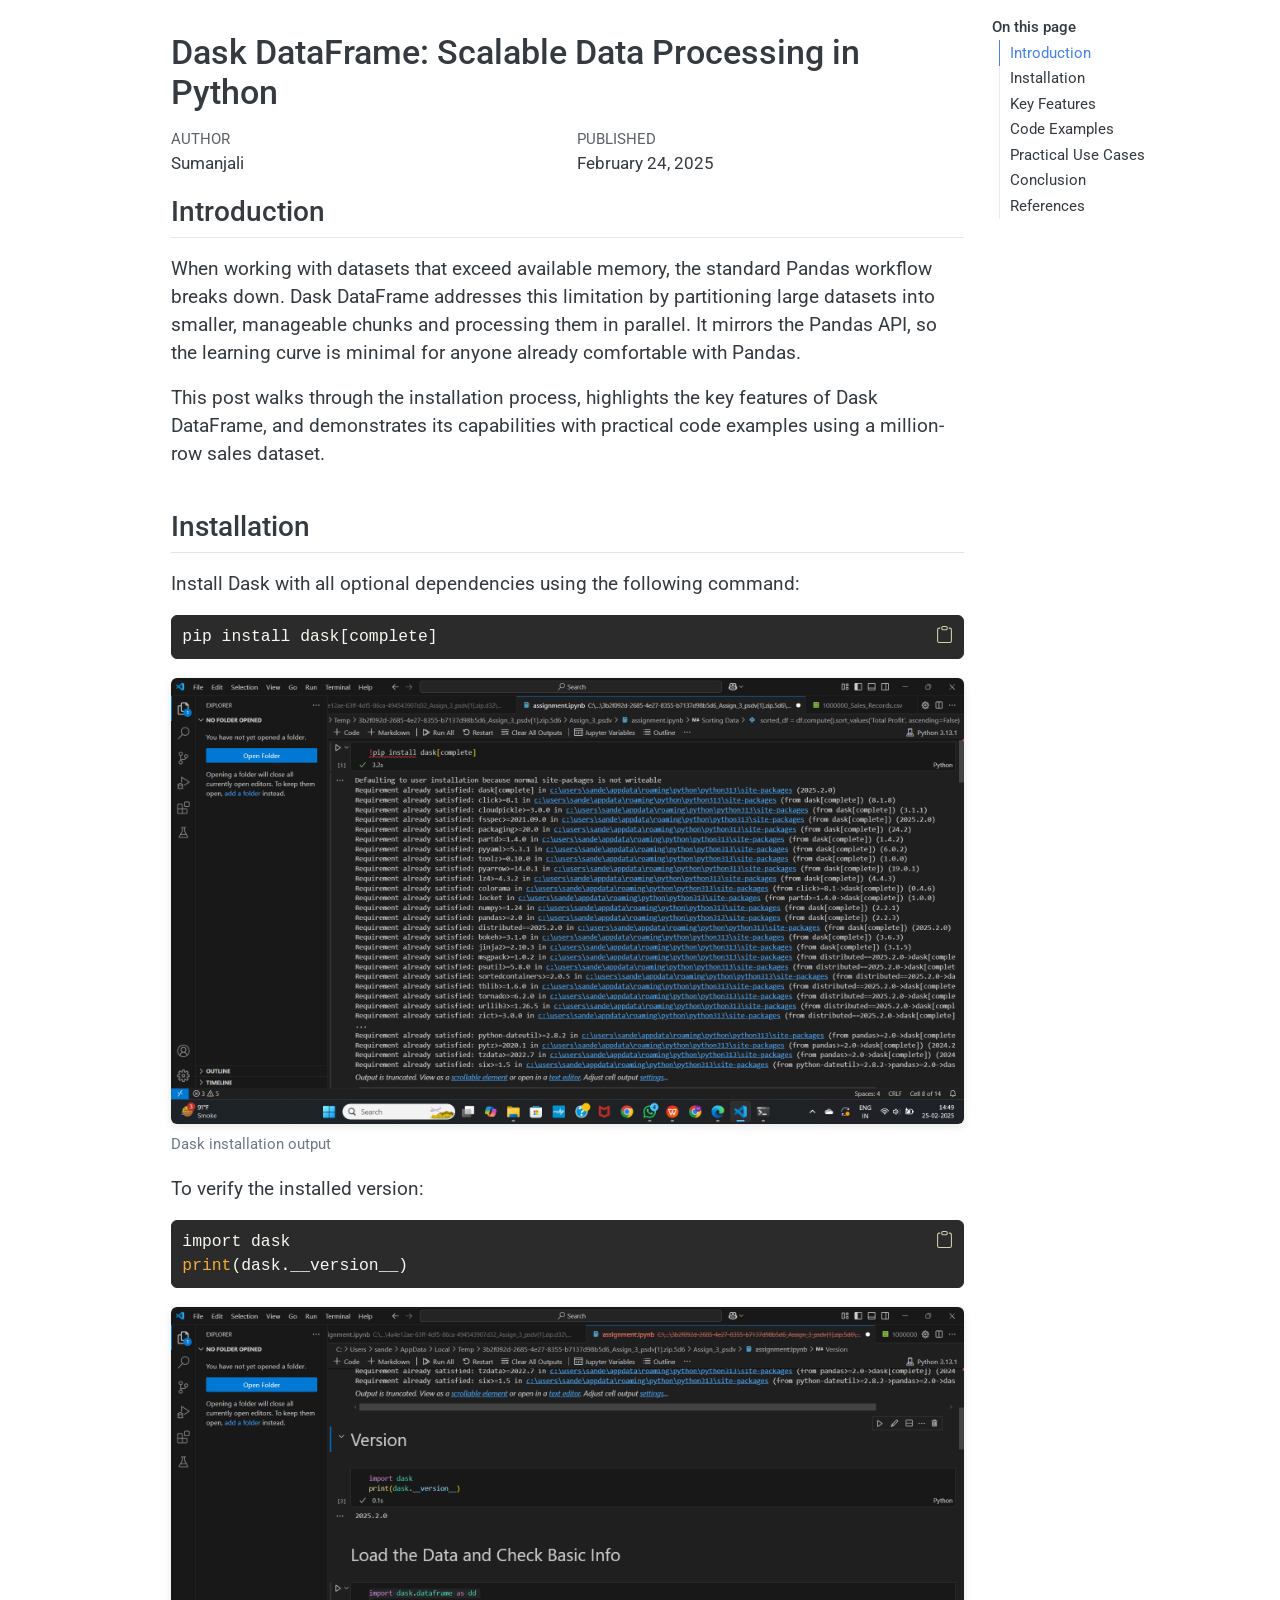
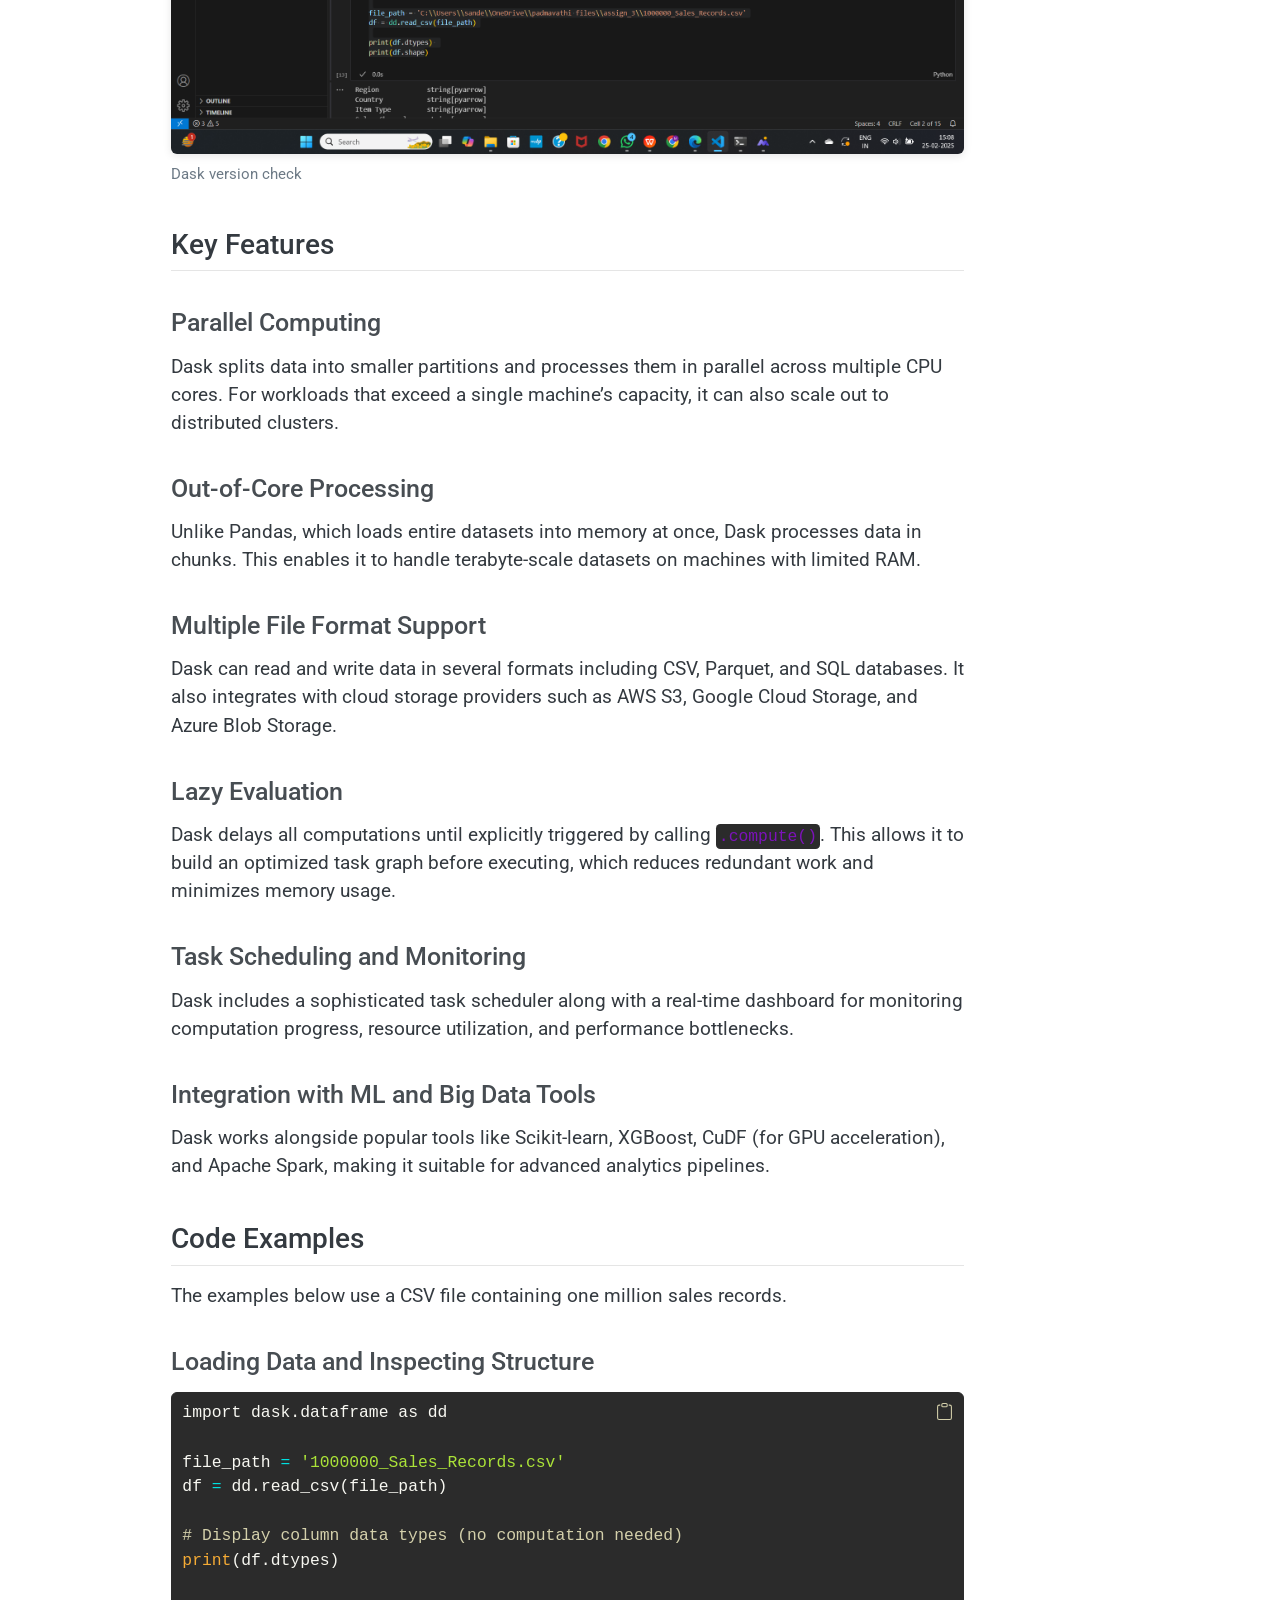
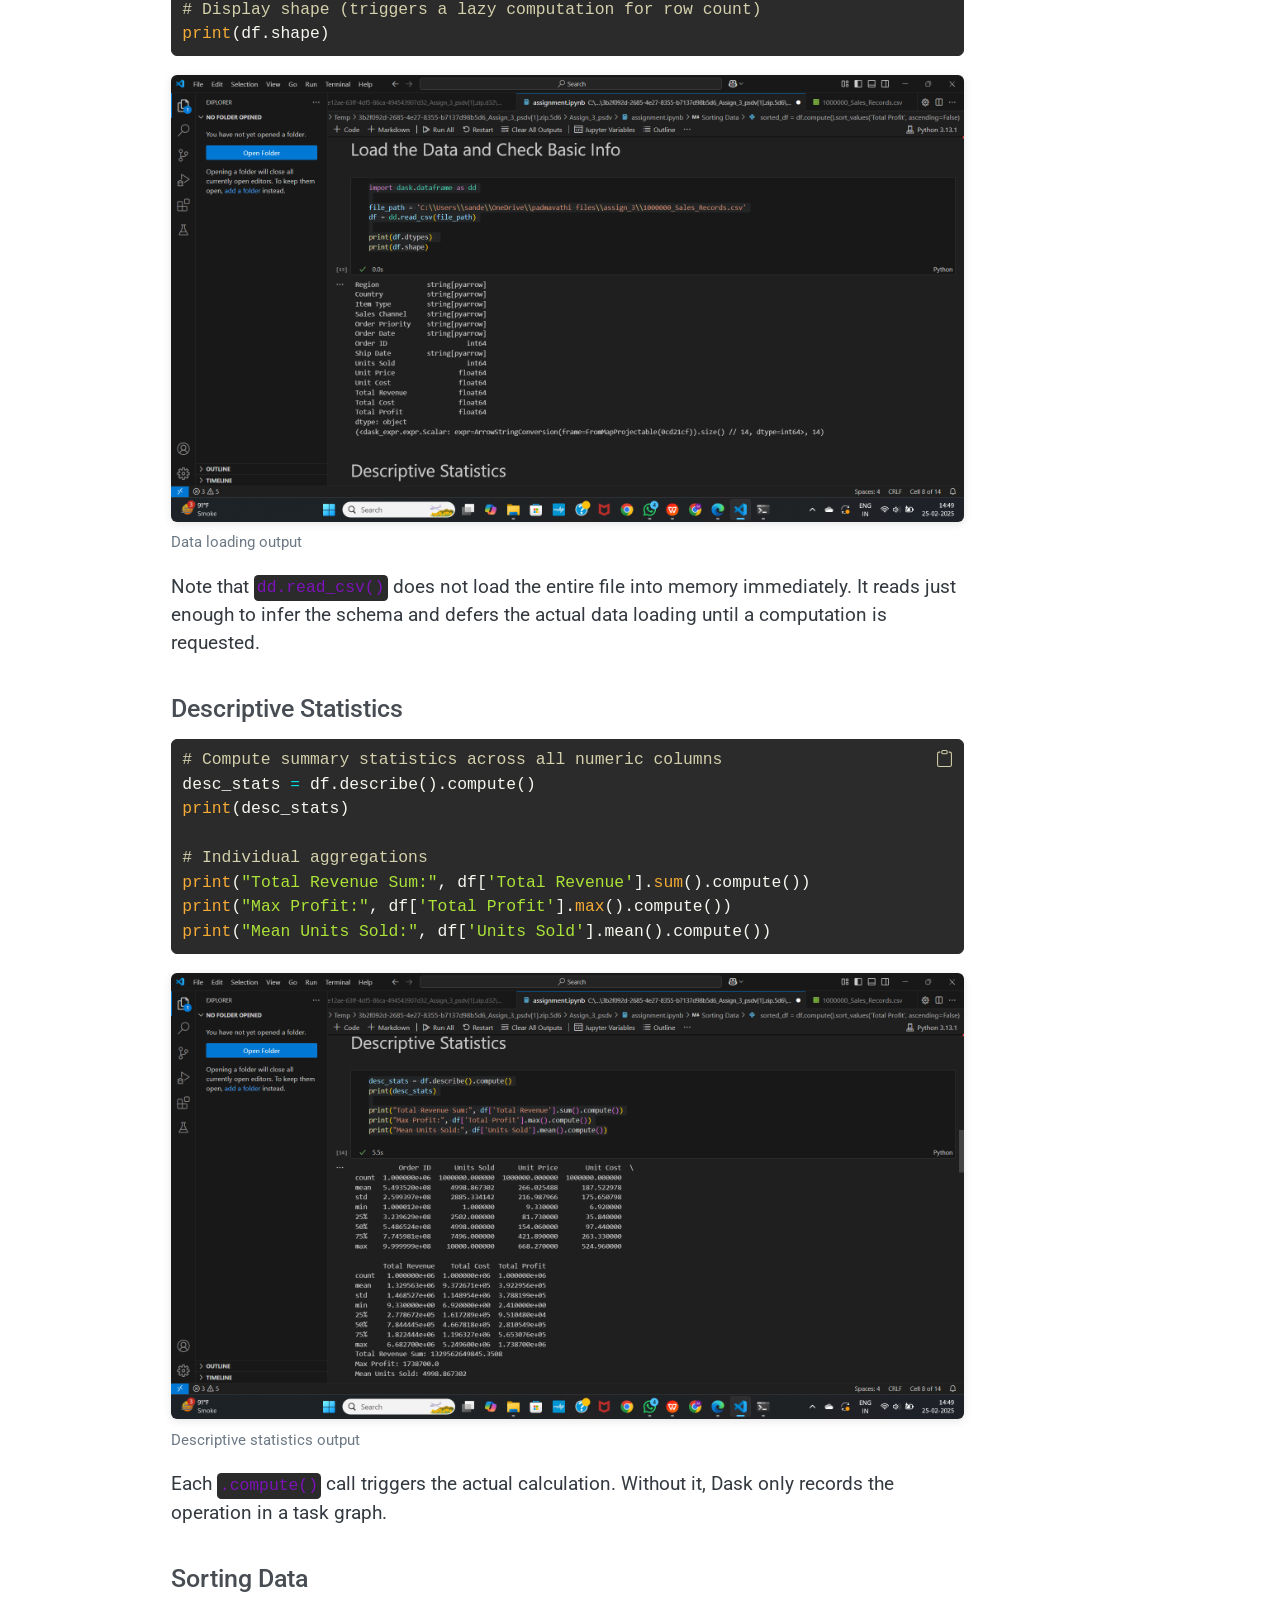
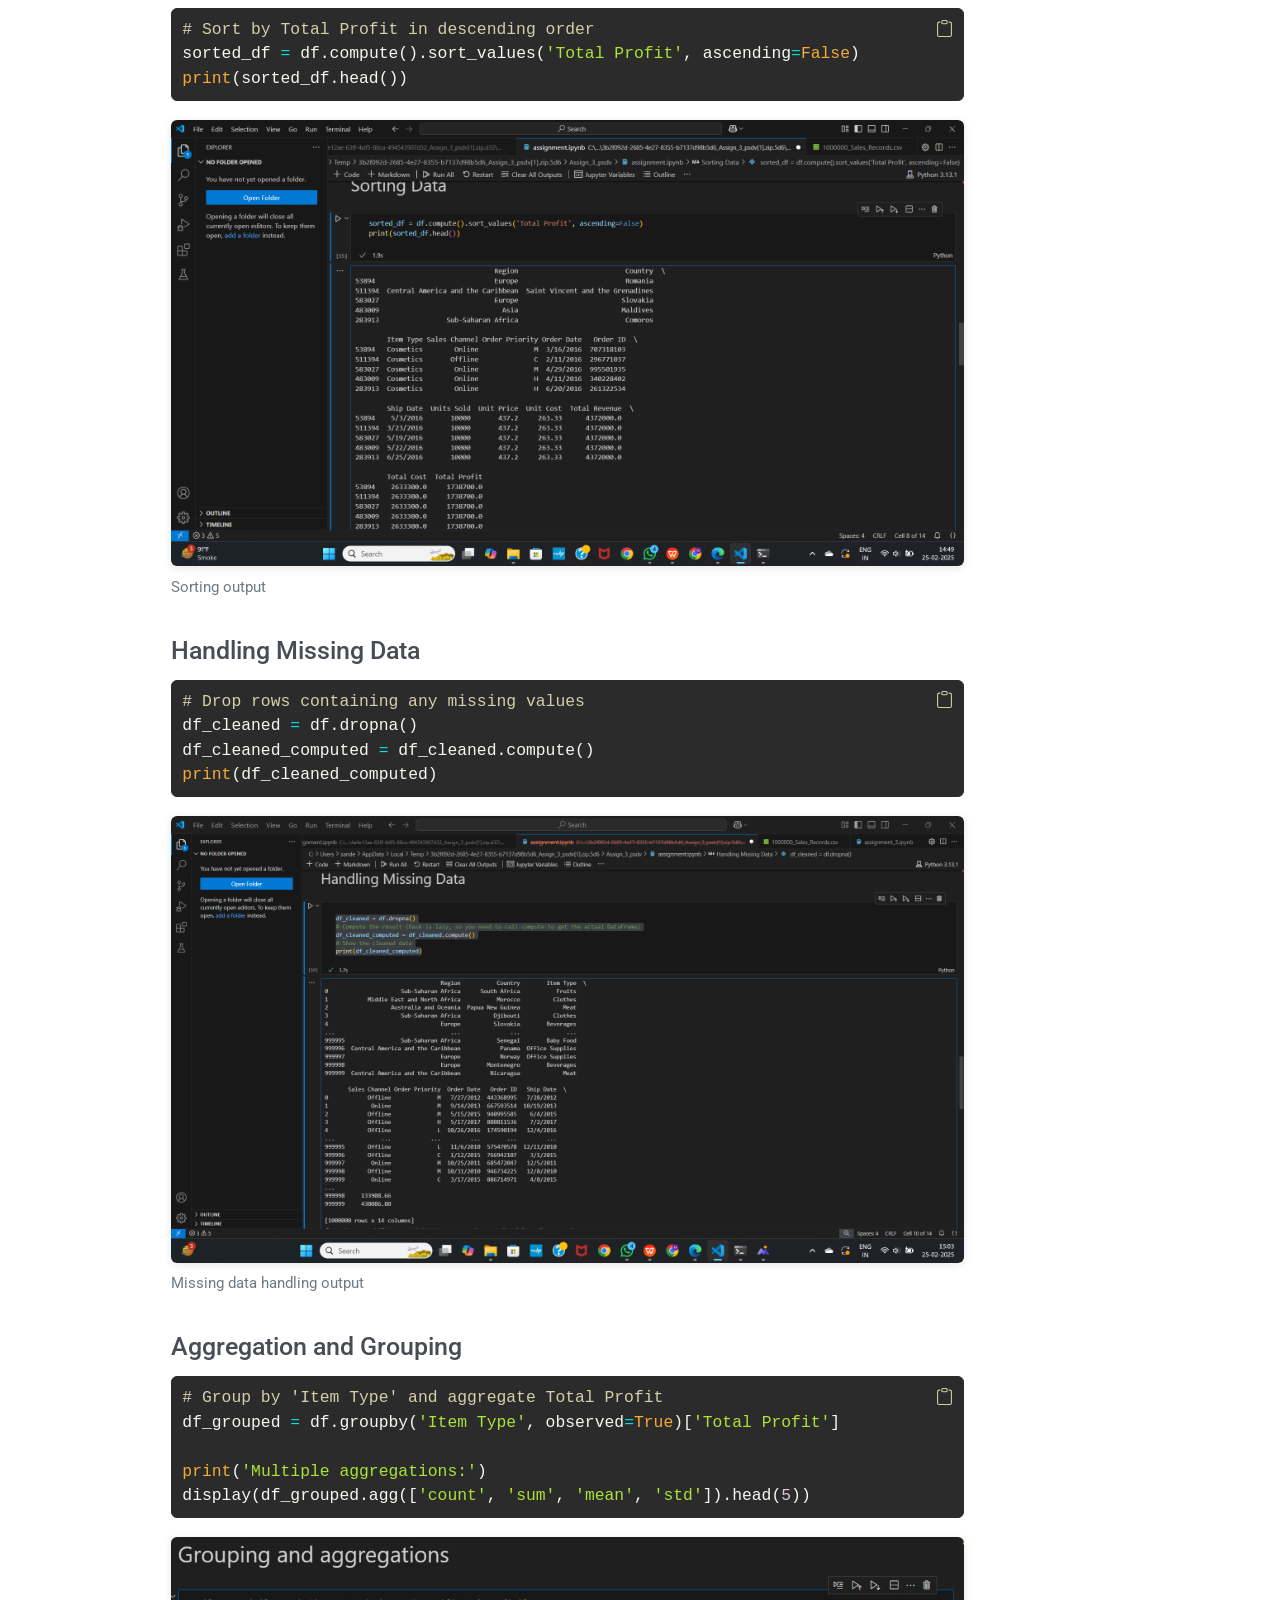
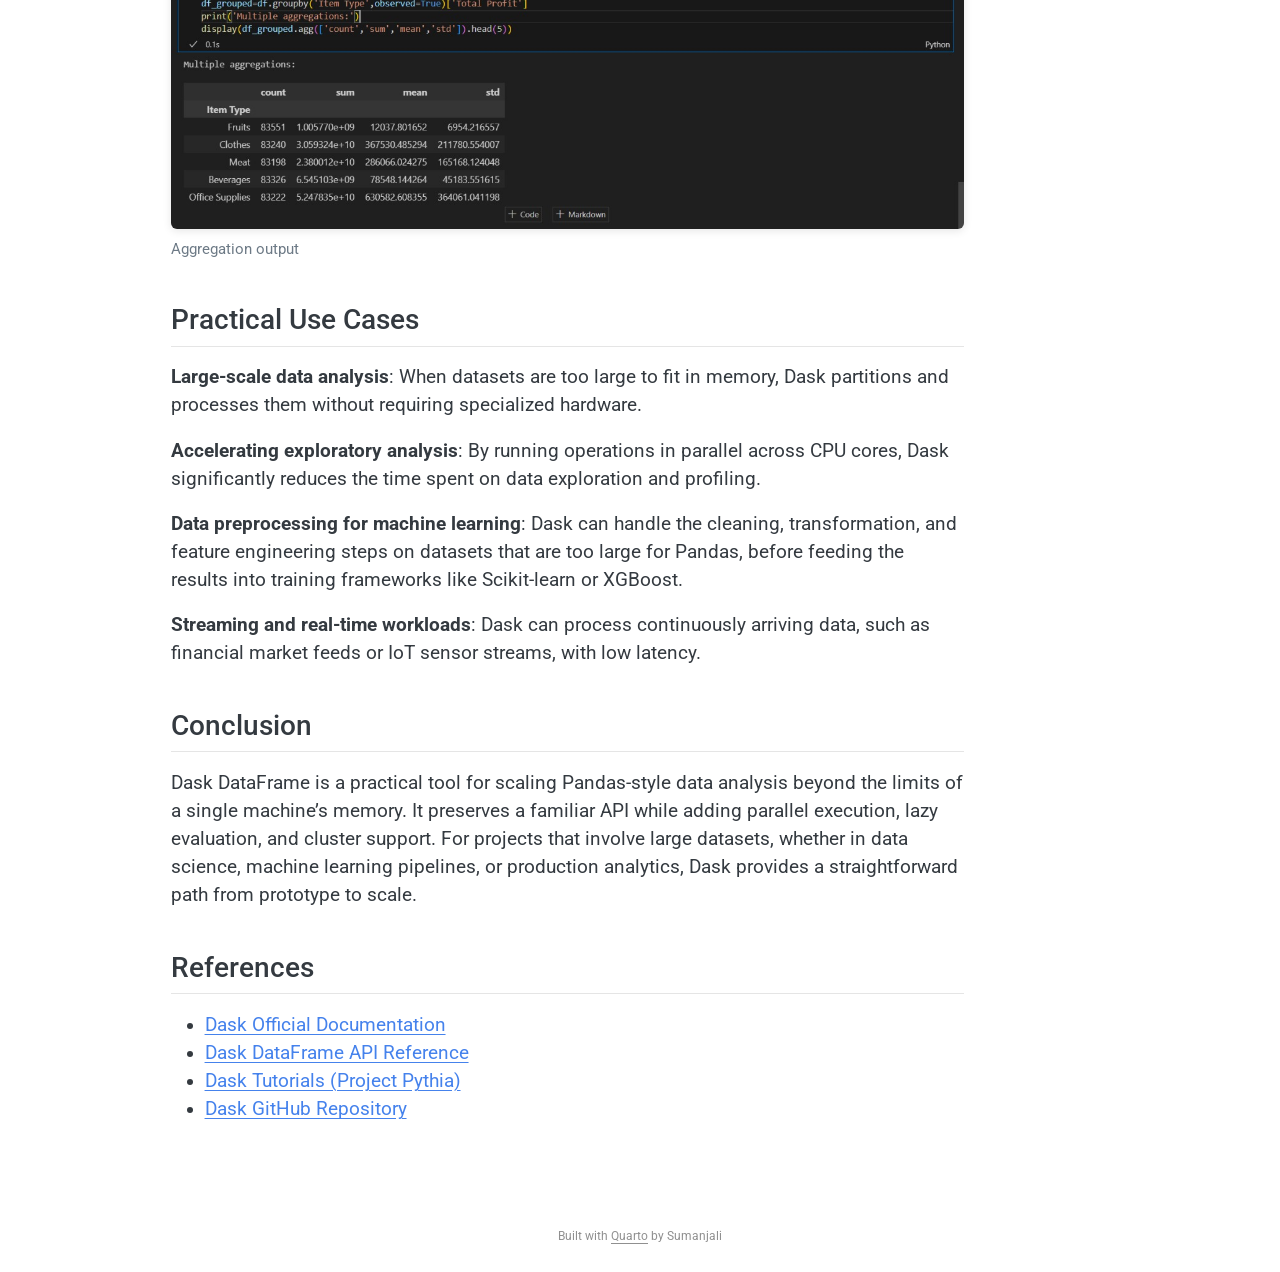
<file: index.html>
<!DOCTYPE html>
<html xmlns="http://www.w3.org/1999/xhtml" lang="en" xml:lang="en"><head>

<meta charset="utf-8">
<meta name="generator" content="quarto-1.9.38">

<meta name="viewport" content="width=device-width, initial-scale=1.0, user-scalable=yes">

<meta name="author" content="Sumanjali">
<meta name="dcterms.date" content="2025-02-24">

<title>Dask DataFrame: Scalable Data Processing in Python – Dask DataFrame: A Practical Guide</title>
<style>
/* Default styles provided by pandoc.
** See https://pandoc.org/MANUAL.html#variables-for-html for config info.
*/
code{white-space: pre-wrap;}
span.smallcaps{font-variant: small-caps;}
div.columns{display: flex; gap: min(4vw, 1.5em);}
div.column{flex: auto; overflow-x: auto;}
div.hanging-indent{margin-left: 1.5em; text-indent: -1.5em;}
ul.task-list{list-style: none;}
ul.task-list li input[type="checkbox"] {
  width: 0.8em;
  margin: 0 0.8em 0.2em -1em; /* quarto-specific, see https://github.com/quarto-dev/quarto-cli/issues/4556 */ 
  vertical-align: middle;
}
/* CSS for syntax highlighting */
html { -webkit-text-size-adjust: 100%; }
pre > code.sourceCode { white-space: pre; position: relative; }
pre > code.sourceCode > span { display: inline-block; line-height: 1.25; }
pre > code.sourceCode > span:empty { height: 1.2em; }
.sourceCode { overflow: visible; }
code.sourceCode > span { color: inherit; text-decoration: inherit; }
div.sourceCode { margin: 1em 0; }
pre.sourceCode { margin: 0; }
@media screen {
div.sourceCode { overflow: auto; }
}
@media print {
pre > code.sourceCode { white-space: pre-wrap; }
pre > code.sourceCode > span { text-indent: -5em; padding-left: 5em; }
}
pre.numberSource code
  { counter-reset: source-line 0; }
pre.numberSource code > span
  { position: relative; left: -4em; counter-increment: source-line; }
pre.numberSource code > span > a:first-child::before
  { content: counter(source-line);
    position: relative; left: -1em; text-align: right; vertical-align: baseline;
    border: none; display: inline-block;
    -webkit-touch-callout: none; -webkit-user-select: none;
    -khtml-user-select: none; -moz-user-select: none;
    -ms-user-select: none; user-select: none;
    padding: 0 4px; width: 4em;
  }
pre.numberSource { margin-left: 3em;  padding-left: 4px; }
div.sourceCode
  {   }
@media screen {
pre > code.sourceCode > span > a:first-child::before { text-decoration: underline; }
}
</style>


<script src="site_libs/quarto-nav/quarto-nav.js"></script>
<script src="site_libs/clipboard/clipboard.min.js"></script>
<script src="site_libs/quarto-search/autocomplete.umd.js"></script>
<script src="site_libs/quarto-search/fuse.min.js"></script>
<script src="site_libs/quarto-search/quarto-search.js"></script>
<meta name="quarto:offset" content="./">
<script src="site_libs/quarto-html/quarto.js" type="module"></script>
<script src="site_libs/quarto-html/tabsets/tabsets.js" type="module"></script>
<script src="site_libs/quarto-html/popper.min.js"></script>
<script src="site_libs/quarto-html/tippy.umd.min.js"></script>
<script src="site_libs/quarto-html/anchor.min.js"></script>
<link href="site_libs/quarto-html/tippy.css" rel="stylesheet">
<link href="site_libs/quarto-html/quarto-syntax-highlighting-5a2acb6f4ed5aeb23a104ba421924b87.css" rel="stylesheet" id="quarto-text-highlighting-styles">
<script src="site_libs/bootstrap/bootstrap.min.js"></script>
<link href="site_libs/bootstrap/bootstrap-icons.css" rel="stylesheet">
<link href="site_libs/bootstrap/bootstrap-6b9c39d40694f700dd7018fc0d5d1211.min.css" rel="stylesheet" append-hash="true" id="quarto-bootstrap" data-mode="light">
<script id="quarto-search-options" type="application/json">{
  "location": "sidebar",
  "copy-button": false,
  "collapse-after": 3,
  "panel-placement": "start",
  "type": "textbox",
  "limit": 50,
  "keyboard-shortcut": [
    "f",
    "/",
    "s"
  ],
  "show-item-context": false,
  "language": {
    "search-no-results-text": "No results",
    "search-matching-documents-text": "matching documents",
    "search-copy-link-title": "Copy link to search",
    "search-hide-matches-text": "Hide additional matches",
    "search-more-match-text": "more match in this document",
    "search-more-matches-text": "more matches in this document",
    "search-clear-button-title": "Clear",
    "search-text-placeholder": "",
    "search-detached-cancel-button-title": "Cancel",
    "search-submit-button-title": "Submit",
    "search-label": "Search"
  }
}</script>


</head>

<body class="quarto-light">

<div id="quarto-search-results"></div>
<!-- content -->
<div id="quarto-content" class="quarto-container page-columns page-rows-contents page-layout-article">
<!-- sidebar -->
<!-- margin-sidebar -->
    <div id="quarto-margin-sidebar" class="sidebar margin-sidebar">
        <nav id="TOC" role="doc-toc" class="toc-active">
    <h2 id="toc-title">On this page</h2>
   
  <ul>
  <li><a href="#introduction" id="toc-introduction" class="nav-link active" data-scroll-target="#introduction">Introduction</a></li>
  <li><a href="#installation" id="toc-installation" class="nav-link" data-scroll-target="#installation">Installation</a></li>
  <li><a href="#key-features" id="toc-key-features" class="nav-link" data-scroll-target="#key-features">Key Features</a>
  <ul class="collapse">
  <li><a href="#parallel-computing" id="toc-parallel-computing" class="nav-link" data-scroll-target="#parallel-computing">Parallel Computing</a></li>
  <li><a href="#out-of-core-processing" id="toc-out-of-core-processing" class="nav-link" data-scroll-target="#out-of-core-processing">Out-of-Core Processing</a></li>
  <li><a href="#multiple-file-format-support" id="toc-multiple-file-format-support" class="nav-link" data-scroll-target="#multiple-file-format-support">Multiple File Format Support</a></li>
  <li><a href="#lazy-evaluation" id="toc-lazy-evaluation" class="nav-link" data-scroll-target="#lazy-evaluation">Lazy Evaluation</a></li>
  <li><a href="#task-scheduling-and-monitoring" id="toc-task-scheduling-and-monitoring" class="nav-link" data-scroll-target="#task-scheduling-and-monitoring">Task Scheduling and Monitoring</a></li>
  <li><a href="#integration-with-ml-and-big-data-tools" id="toc-integration-with-ml-and-big-data-tools" class="nav-link" data-scroll-target="#integration-with-ml-and-big-data-tools">Integration with ML and Big Data Tools</a></li>
  </ul></li>
  <li><a href="#code-examples" id="toc-code-examples" class="nav-link" data-scroll-target="#code-examples">Code Examples</a>
  <ul class="collapse">
  <li><a href="#loading-data-and-inspecting-structure" id="toc-loading-data-and-inspecting-structure" class="nav-link" data-scroll-target="#loading-data-and-inspecting-structure">Loading Data and Inspecting Structure</a></li>
  <li><a href="#descriptive-statistics" id="toc-descriptive-statistics" class="nav-link" data-scroll-target="#descriptive-statistics">Descriptive Statistics</a></li>
  <li><a href="#sorting-data" id="toc-sorting-data" class="nav-link" data-scroll-target="#sorting-data">Sorting Data</a></li>
  <li><a href="#handling-missing-data" id="toc-handling-missing-data" class="nav-link" data-scroll-target="#handling-missing-data">Handling Missing Data</a></li>
  <li><a href="#aggregation-and-grouping" id="toc-aggregation-and-grouping" class="nav-link" data-scroll-target="#aggregation-and-grouping">Aggregation and Grouping</a></li>
  </ul></li>
  <li><a href="#practical-use-cases" id="toc-practical-use-cases" class="nav-link" data-scroll-target="#practical-use-cases">Practical Use Cases</a></li>
  <li><a href="#conclusion" id="toc-conclusion" class="nav-link" data-scroll-target="#conclusion">Conclusion</a></li>
  <li><a href="#references" id="toc-references" class="nav-link" data-scroll-target="#references">References</a></li>
  </ul>
</nav>
    </div>
<!-- main -->
<main class="content" id="quarto-document-content">

<header id="title-block-header" class="quarto-title-block default">
<div class="quarto-title">
<h1 class="title">Dask DataFrame: Scalable Data Processing in Python</h1>
</div>



<div class="quarto-title-meta">

    <div>
    <div class="quarto-title-meta-heading">Author</div>
    <div class="quarto-title-meta-contents">
             <p>Sumanjali </p>
          </div>
  </div>
    
    <div>
    <div class="quarto-title-meta-heading">Published</div>
    <div class="quarto-title-meta-contents">
      <p class="date">February 24, 2025</p>
    </div>
  </div>
  
    
  </div>
  


</header>


<section id="introduction" class="level2">
<h2 class="anchored" data-anchor-id="introduction">Introduction</h2>
<p>When working with datasets that exceed available memory, the standard Pandas workflow breaks down. Dask DataFrame addresses this limitation by partitioning large datasets into smaller, manageable chunks and processing them in parallel. It mirrors the Pandas API, so the learning curve is minimal for anyone already comfortable with Pandas.</p>
<p>This post walks through the installation process, highlights the key features of Dask DataFrame, and demonstrates its capabilities with practical code examples using a million-row sales dataset.</p>
</section>
<section id="installation" class="level2">
<h2 class="anchored" data-anchor-id="installation">Installation</h2>
<p>Install Dask with all optional dependencies using the following command:</p>
<div class="code-copy-outer-scaffold"><div class="sourceCode" id="cb1"><pre class="sourceCode python code-with-copy"><code class="sourceCode python"><span id="cb1-1"><a href="#cb1-1" aria-hidden="true" tabindex="-1"></a>pip install dask[complete]</span></code></pre></div><button title="Copy to Clipboard" class="code-copy-button"><i class="bi"></i></button></div>
<div class="quarto-figure quarto-figure-center">
<figure class="figure">
<p><img src="images/dask-install.png" class="img-fluid figure-img"></p>
<figcaption>Dask installation output</figcaption>
</figure>
</div>
<p>To verify the installed version:</p>
<div class="code-copy-outer-scaffold"><div class="sourceCode" id="cb2"><pre class="sourceCode python code-with-copy"><code class="sourceCode python"><span id="cb2-1"><a href="#cb2-1" aria-hidden="true" tabindex="-1"></a><span class="im">import</span> dask</span>
<span id="cb2-2"><a href="#cb2-2" aria-hidden="true" tabindex="-1"></a><span class="bu">print</span>(dask.__version__)</span></code></pre></div><button title="Copy to Clipboard" class="code-copy-button"><i class="bi"></i></button></div>
<div class="quarto-figure quarto-figure-center">
<figure class="figure">
<p><img src="images/dask-version.png" class="img-fluid figure-img"></p>
<figcaption>Dask version check</figcaption>
</figure>
</div>
</section>
<section id="key-features" class="level2">
<h2 class="anchored" data-anchor-id="key-features">Key Features</h2>
<section id="parallel-computing" class="level3">
<h3 class="anchored" data-anchor-id="parallel-computing">Parallel Computing</h3>
<p>Dask splits data into smaller partitions and processes them in parallel across multiple CPU cores. For workloads that exceed a single machine’s capacity, it can also scale out to distributed clusters.</p>
</section>
<section id="out-of-core-processing" class="level3">
<h3 class="anchored" data-anchor-id="out-of-core-processing">Out-of-Core Processing</h3>
<p>Unlike Pandas, which loads entire datasets into memory at once, Dask processes data in chunks. This enables it to handle terabyte-scale datasets on machines with limited RAM.</p>
</section>
<section id="multiple-file-format-support" class="level3">
<h3 class="anchored" data-anchor-id="multiple-file-format-support">Multiple File Format Support</h3>
<p>Dask can read and write data in several formats including CSV, Parquet, and SQL databases. It also integrates with cloud storage providers such as AWS S3, Google Cloud Storage, and Azure Blob Storage.</p>
</section>
<section id="lazy-evaluation" class="level3">
<h3 class="anchored" data-anchor-id="lazy-evaluation">Lazy Evaluation</h3>
<p>Dask delays all computations until explicitly triggered by calling <code>.compute()</code>. This allows it to build an optimized task graph before executing, which reduces redundant work and minimizes memory usage.</p>
</section>
<section id="task-scheduling-and-monitoring" class="level3">
<h3 class="anchored" data-anchor-id="task-scheduling-and-monitoring">Task Scheduling and Monitoring</h3>
<p>Dask includes a sophisticated task scheduler along with a real-time dashboard for monitoring computation progress, resource utilization, and performance bottlenecks.</p>
</section>
<section id="integration-with-ml-and-big-data-tools" class="level3">
<h3 class="anchored" data-anchor-id="integration-with-ml-and-big-data-tools">Integration with ML and Big Data Tools</h3>
<p>Dask works alongside popular tools like Scikit-learn, XGBoost, CuDF (for GPU acceleration), and Apache Spark, making it suitable for advanced analytics pipelines.</p>
</section>
</section>
<section id="code-examples" class="level2">
<h2 class="anchored" data-anchor-id="code-examples">Code Examples</h2>
<p>The examples below use a CSV file containing one million sales records.</p>
<section id="loading-data-and-inspecting-structure" class="level3">
<h3 class="anchored" data-anchor-id="loading-data-and-inspecting-structure">Loading Data and Inspecting Structure</h3>
<div class="code-copy-outer-scaffold"><div class="sourceCode" id="cb3"><pre class="sourceCode python code-with-copy"><code class="sourceCode python"><span id="cb3-1"><a href="#cb3-1" aria-hidden="true" tabindex="-1"></a><span class="im">import</span> dask.dataframe <span class="im">as</span> dd</span>
<span id="cb3-2"><a href="#cb3-2" aria-hidden="true" tabindex="-1"></a></span>
<span id="cb3-3"><a href="#cb3-3" aria-hidden="true" tabindex="-1"></a>file_path <span class="op">=</span> <span class="st">'1000000_Sales_Records.csv'</span></span>
<span id="cb3-4"><a href="#cb3-4" aria-hidden="true" tabindex="-1"></a>df <span class="op">=</span> dd.read_csv(file_path)</span>
<span id="cb3-5"><a href="#cb3-5" aria-hidden="true" tabindex="-1"></a></span>
<span id="cb3-6"><a href="#cb3-6" aria-hidden="true" tabindex="-1"></a><span class="co"># Display column data types (no computation needed)</span></span>
<span id="cb3-7"><a href="#cb3-7" aria-hidden="true" tabindex="-1"></a><span class="bu">print</span>(df.dtypes)</span>
<span id="cb3-8"><a href="#cb3-8" aria-hidden="true" tabindex="-1"></a></span>
<span id="cb3-9"><a href="#cb3-9" aria-hidden="true" tabindex="-1"></a><span class="co"># Display shape (triggers a lazy computation for row count)</span></span>
<span id="cb3-10"><a href="#cb3-10" aria-hidden="true" tabindex="-1"></a><span class="bu">print</span>(df.shape)</span></code></pre></div><button title="Copy to Clipboard" class="code-copy-button"><i class="bi"></i></button></div>
<div class="quarto-figure quarto-figure-center">
<figure class="figure">
<p><img src="images/load-data-output.png" class="img-fluid figure-img"></p>
<figcaption>Data loading output</figcaption>
</figure>
</div>
<p>Note that <code>dd.read_csv()</code> does not load the entire file into memory immediately. It reads just enough to infer the schema and defers the actual data loading until a computation is requested.</p>
</section>
<section id="descriptive-statistics" class="level3">
<h3 class="anchored" data-anchor-id="descriptive-statistics">Descriptive Statistics</h3>
<div class="code-copy-outer-scaffold"><div class="sourceCode" id="cb4"><pre class="sourceCode python code-with-copy"><code class="sourceCode python"><span id="cb4-1"><a href="#cb4-1" aria-hidden="true" tabindex="-1"></a><span class="co"># Compute summary statistics across all numeric columns</span></span>
<span id="cb4-2"><a href="#cb4-2" aria-hidden="true" tabindex="-1"></a>desc_stats <span class="op">=</span> df.describe().compute()</span>
<span id="cb4-3"><a href="#cb4-3" aria-hidden="true" tabindex="-1"></a><span class="bu">print</span>(desc_stats)</span>
<span id="cb4-4"><a href="#cb4-4" aria-hidden="true" tabindex="-1"></a></span>
<span id="cb4-5"><a href="#cb4-5" aria-hidden="true" tabindex="-1"></a><span class="co"># Individual aggregations</span></span>
<span id="cb4-6"><a href="#cb4-6" aria-hidden="true" tabindex="-1"></a><span class="bu">print</span>(<span class="st">"Total Revenue Sum:"</span>, df[<span class="st">'Total Revenue'</span>].<span class="bu">sum</span>().compute())</span>
<span id="cb4-7"><a href="#cb4-7" aria-hidden="true" tabindex="-1"></a><span class="bu">print</span>(<span class="st">"Max Profit:"</span>, df[<span class="st">'Total Profit'</span>].<span class="bu">max</span>().compute())</span>
<span id="cb4-8"><a href="#cb4-8" aria-hidden="true" tabindex="-1"></a><span class="bu">print</span>(<span class="st">"Mean Units Sold:"</span>, df[<span class="st">'Units Sold'</span>].mean().compute())</span></code></pre></div><button title="Copy to Clipboard" class="code-copy-button"><i class="bi"></i></button></div>
<div class="quarto-figure quarto-figure-center">
<figure class="figure">
<p><img src="images/descriptive-stats.png" class="img-fluid figure-img"></p>
<figcaption>Descriptive statistics output</figcaption>
</figure>
</div>
<p>Each <code>.compute()</code> call triggers the actual calculation. Without it, Dask only records the operation in a task graph.</p>
</section>
<section id="sorting-data" class="level3">
<h3 class="anchored" data-anchor-id="sorting-data">Sorting Data</h3>
<div class="code-copy-outer-scaffold"><div class="sourceCode" id="cb5"><pre class="sourceCode python code-with-copy"><code class="sourceCode python"><span id="cb5-1"><a href="#cb5-1" aria-hidden="true" tabindex="-1"></a><span class="co"># Sort by Total Profit in descending order</span></span>
<span id="cb5-2"><a href="#cb5-2" aria-hidden="true" tabindex="-1"></a>sorted_df <span class="op">=</span> df.compute().sort_values(<span class="st">'Total Profit'</span>, ascending<span class="op">=</span><span class="va">False</span>)</span>
<span id="cb5-3"><a href="#cb5-3" aria-hidden="true" tabindex="-1"></a><span class="bu">print</span>(sorted_df.head())</span></code></pre></div><button title="Copy to Clipboard" class="code-copy-button"><i class="bi"></i></button></div>
<div class="quarto-figure quarto-figure-center">
<figure class="figure">
<p><img src="images/sorting-output.png" class="img-fluid figure-img"></p>
<figcaption>Sorting output</figcaption>
</figure>
</div>
</section>
<section id="handling-missing-data" class="level3">
<h3 class="anchored" data-anchor-id="handling-missing-data">Handling Missing Data</h3>
<div class="code-copy-outer-scaffold"><div class="sourceCode" id="cb6"><pre class="sourceCode python code-with-copy"><code class="sourceCode python"><span id="cb6-1"><a href="#cb6-1" aria-hidden="true" tabindex="-1"></a><span class="co"># Drop rows containing any missing values</span></span>
<span id="cb6-2"><a href="#cb6-2" aria-hidden="true" tabindex="-1"></a>df_cleaned <span class="op">=</span> df.dropna()</span>
<span id="cb6-3"><a href="#cb6-3" aria-hidden="true" tabindex="-1"></a>df_cleaned_computed <span class="op">=</span> df_cleaned.compute()</span>
<span id="cb6-4"><a href="#cb6-4" aria-hidden="true" tabindex="-1"></a><span class="bu">print</span>(df_cleaned_computed)</span></code></pre></div><button title="Copy to Clipboard" class="code-copy-button"><i class="bi"></i></button></div>
<div class="quarto-figure quarto-figure-center">
<figure class="figure">
<p><img src="images/missing-data-output.png" class="img-fluid figure-img"></p>
<figcaption>Missing data handling output</figcaption>
</figure>
</div>
</section>
<section id="aggregation-and-grouping" class="level3">
<h3 class="anchored" data-anchor-id="aggregation-and-grouping">Aggregation and Grouping</h3>
<div class="code-copy-outer-scaffold"><div class="sourceCode" id="cb7"><pre class="sourceCode python code-with-copy"><code class="sourceCode python"><span id="cb7-1"><a href="#cb7-1" aria-hidden="true" tabindex="-1"></a><span class="co"># Group by 'Item Type' and aggregate Total Profit</span></span>
<span id="cb7-2"><a href="#cb7-2" aria-hidden="true" tabindex="-1"></a>df_grouped <span class="op">=</span> df.groupby(<span class="st">'Item Type'</span>, observed<span class="op">=</span><span class="va">True</span>)[<span class="st">'Total Profit'</span>]</span>
<span id="cb7-3"><a href="#cb7-3" aria-hidden="true" tabindex="-1"></a></span>
<span id="cb7-4"><a href="#cb7-4" aria-hidden="true" tabindex="-1"></a><span class="bu">print</span>(<span class="st">'Multiple aggregations:'</span>)</span>
<span id="cb7-5"><a href="#cb7-5" aria-hidden="true" tabindex="-1"></a>display(df_grouped.agg([<span class="st">'count'</span>, <span class="st">'sum'</span>, <span class="st">'mean'</span>, <span class="st">'std'</span>]).head(<span class="dv">5</span>))</span></code></pre></div><button title="Copy to Clipboard" class="code-copy-button"><i class="bi"></i></button></div>
<div class="quarto-figure quarto-figure-center">
<figure class="figure">
<p><img src="images/aggregation-output.jpg" class="img-fluid figure-img"></p>
<figcaption>Aggregation output</figcaption>
</figure>
</div>
</section>
</section>
<section id="practical-use-cases" class="level2">
<h2 class="anchored" data-anchor-id="practical-use-cases">Practical Use Cases</h2>
<p><strong>Large-scale data analysis</strong>: When datasets are too large to fit in memory, Dask partitions and processes them without requiring specialized hardware.</p>
<p><strong>Accelerating exploratory analysis</strong>: By running operations in parallel across CPU cores, Dask significantly reduces the time spent on data exploration and profiling.</p>
<p><strong>Data preprocessing for machine learning</strong>: Dask can handle the cleaning, transformation, and feature engineering steps on datasets that are too large for Pandas, before feeding the results into training frameworks like Scikit-learn or XGBoost.</p>
<p><strong>Streaming and real-time workloads</strong>: Dask can process continuously arriving data, such as financial market feeds or IoT sensor streams, with low latency.</p>
</section>
<section id="conclusion" class="level2">
<h2 class="anchored" data-anchor-id="conclusion">Conclusion</h2>
<p>Dask DataFrame is a practical tool for scaling Pandas-style data analysis beyond the limits of a single machine’s memory. It preserves a familiar API while adding parallel execution, lazy evaluation, and cluster support. For projects that involve large datasets, whether in data science, machine learning pipelines, or production analytics, Dask provides a straightforward path from prototype to scale.</p>
</section>
<section id="references" class="level2">
<h2 class="anchored" data-anchor-id="references">References</h2>
<ul>
<li><a href="https://docs.dask.org/en/stable/index.html">Dask Official Documentation</a></li>
<li><a href="https://docs.dask.org/en/stable/dataframe-api.html">Dask DataFrame API Reference</a></li>
<li><a href="https://projectpythia.org/dask-cookbook/README.html">Dask Tutorials (Project Pythia)</a></li>
<li><a href="https://github.com/dask/dask">Dask GitHub Repository</a></li>
</ul>


</section>

</main> <!-- /main -->
<script id="quarto-html-after-body" type="application/javascript">
  window.document.addEventListener("DOMContentLoaded", function (event) {
    const icon = "";
    const anchorJS = new window.AnchorJS();
    anchorJS.options = {
      placement: 'right',
      icon: icon
    };
    anchorJS.add('.anchored');
    const isCodeAnnotation = (el) => {
      for (const clz of el.classList) {
        if (clz.startsWith('code-annotation-')) {                     
          return true;
        }
      }
      return false;
    }
    const onCopySuccess = function(e) {
      // button target
      const button = e.trigger;
      // don't keep focus
      button.blur();
      // flash "checked"
      button.classList.add('code-copy-button-checked');
      var currentTitle = button.getAttribute("title");
      button.setAttribute("title", "Copied!");
      let tooltip;
      if (window.bootstrap) {
        button.setAttribute("data-bs-toggle", "tooltip");
        button.setAttribute("data-bs-placement", "left");
        button.setAttribute("data-bs-title", "Copied!");
        tooltip = new bootstrap.Tooltip(button, 
          { trigger: "manual", 
            customClass: "code-copy-button-tooltip",
            offset: [0, -8]});
        tooltip.show();    
      }
      setTimeout(function() {
        if (tooltip) {
          tooltip.hide();
          button.removeAttribute("data-bs-title");
          button.removeAttribute("data-bs-toggle");
          button.removeAttribute("data-bs-placement");
        }
        button.setAttribute("title", currentTitle);
        button.classList.remove('code-copy-button-checked');
      }, 1000);
      // clear code selection
      e.clearSelection();
    }
    const getTextToCopy = function(trigger) {
      const outerScaffold = trigger.parentElement.cloneNode(true);
      const codeEl = outerScaffold.querySelector('code');
      for (const childEl of codeEl.children) {
        if (isCodeAnnotation(childEl)) {
          childEl.remove();
        }
      }
      return codeEl.innerText;
    }
    const clipboard = new window.ClipboardJS('.code-copy-button:not([data-in-quarto-modal])', {
      text: getTextToCopy
    });
    clipboard.on('success', onCopySuccess);
    if (window.document.getElementById('quarto-embedded-source-code-modal')) {
      const clipboardModal = new window.ClipboardJS('.code-copy-button[data-in-quarto-modal]', {
        text: getTextToCopy,
        container: window.document.getElementById('quarto-embedded-source-code-modal')
      });
      clipboardModal.on('success', onCopySuccess);
    }
      var localhostRegex = new RegExp(/^(?:http|https):\/\/localhost\:?[0-9]*\//);
      var mailtoRegex = new RegExp(/^mailto:/);
        var filterRegex = new RegExp("https:\/\/suma2006\.github\.io\/Dask-dataframe\/");
      var isInternal = (href) => {
          return filterRegex.test(href) || localhostRegex.test(href) || mailtoRegex.test(href);
      }
      // Inspect non-navigation links and adorn them if external
     var links = window.document.querySelectorAll('a[href]:not(.nav-link):not(.navbar-brand):not(.toc-action):not(.sidebar-link):not(.sidebar-item-toggle):not(.pagination-link):not(.no-external):not([aria-hidden]):not(.dropdown-item):not(.quarto-navigation-tool):not(.about-link)');
      for (var i=0; i<links.length; i++) {
        const link = links[i];
        if (!isInternal(link.href)) {
          // undo the damage that might have been done by quarto-nav.js in the case of
          // links that we want to consider external
          if (link.dataset.originalHref !== undefined) {
            link.href = link.dataset.originalHref;
          }
        }
      }
    function tippyHover(el, contentFn, onTriggerFn, onUntriggerFn) {
      const config = {
        allowHTML: true,
        maxWidth: 500,
        delay: 100,
        arrow: false,
        appendTo: function(el) {
            return el.parentElement;
        },
        interactive: true,
        interactiveBorder: 10,
        theme: 'quarto',
        placement: 'bottom-start',
      };
      if (contentFn) {
        config.content = contentFn;
      }
      if (onTriggerFn) {
        config.onTrigger = onTriggerFn;
      }
      if (onUntriggerFn) {
        config.onUntrigger = onUntriggerFn;
      }
      window.tippy(el, config); 
    }
    const noterefs = window.document.querySelectorAll('a[role="doc-noteref"]');
    for (var i=0; i<noterefs.length; i++) {
      const ref = noterefs[i];
      tippyHover(ref, function() {
        // use id or data attribute instead here
        let href = ref.getAttribute('data-footnote-href') || ref.getAttribute('href');
        try { href = new URL(href).hash; } catch {}
        const id = href.replace(/^#\/?/, "");
        const note = window.document.getElementById(id);
        if (note) {
          return note.innerHTML;
        } else {
          return "";
        }
      });
    }
    const xrefs = window.document.querySelectorAll('a.quarto-xref');
    const processXRef = (id, note) => {
      // Strip column container classes
      const stripColumnClz = (el) => {
        el.classList.remove("page-full", "page-columns");
        if (el.children) {
          for (const child of el.children) {
            stripColumnClz(child);
          }
        }
      }
      stripColumnClz(note)
      if (id === null || id.startsWith('sec-')) {
        // Special case sections, only their first couple elements
        const container = document.createElement("div");
        if (note.children && note.children.length > 2) {
          container.appendChild(note.children[0].cloneNode(true));
          for (let i = 1; i < note.children.length; i++) {
            const child = note.children[i];
            if (child.tagName === "P" && child.innerText === "") {
              continue;
            } else {
              container.appendChild(child.cloneNode(true));
              break;
            }
          }
          if (window.Quarto?.typesetMath) {
            window.Quarto.typesetMath(container);
          }
          return container.innerHTML
        } else {
          if (window.Quarto?.typesetMath) {
            window.Quarto.typesetMath(note);
          }
          return note.innerHTML;
        }
      } else {
        // Remove any anchor links if they are present
        const anchorLink = note.querySelector('a.anchorjs-link');
        if (anchorLink) {
          anchorLink.remove();
        }
        if (window.Quarto?.typesetMath) {
          window.Quarto.typesetMath(note);
        }
        if (note.classList.contains("callout")) {
          return note.outerHTML;
        } else {
          return note.innerHTML;
        }
      }
    }
    for (var i=0; i<xrefs.length; i++) {
      const xref = xrefs[i];
      tippyHover(xref, undefined, function(instance) {
        instance.disable();
        let url = xref.getAttribute('href');
        let hash = undefined; 
        if (url.startsWith('#')) {
          hash = url;
        } else {
          try { hash = new URL(url).hash; } catch {}
        }
        if (hash) {
          const id = hash.replace(/^#\/?/, "");
          const note = window.document.getElementById(id);
          if (note !== null) {
            try {
              const html = processXRef(id, note.cloneNode(true));
              instance.setContent(html);
            } finally {
              instance.enable();
              instance.show();
            }
          } else {
            // See if we can fetch this
            fetch(url.split('#')[0])
            .then(res => res.text())
            .then(html => {
              const parser = new DOMParser();
              const htmlDoc = parser.parseFromString(html, "text/html");
              const note = htmlDoc.getElementById(id);
              if (note !== null) {
                const html = processXRef(id, note);
                instance.setContent(html);
              } 
            }).finally(() => {
              instance.enable();
              instance.show();
            });
          }
        } else {
          // See if we can fetch a full url (with no hash to target)
          // This is a special case and we should probably do some content thinning / targeting
          fetch(url)
          .then(res => res.text())
          .then(html => {
            const parser = new DOMParser();
            const htmlDoc = parser.parseFromString(html, "text/html");
            const note = htmlDoc.querySelector('main.content');
            if (note !== null) {
              // This should only happen for chapter cross references
              // (since there is no id in the URL)
              // remove the first header
              if (note.children.length > 0 && note.children[0].tagName === "HEADER") {
                note.children[0].remove();
              }
              const html = processXRef(null, note);
              instance.setContent(html);
            } 
          }).finally(() => {
            instance.enable();
            instance.show();
          });
        }
      }, function(instance) {
      });
    }
        let selectedAnnoteEl;
        const selectorForAnnotation = ( cell, annotation) => {
          let cellAttr = 'data-code-cell="' + cell + '"';
          let lineAttr = 'data-code-annotation="' +  annotation + '"';
          const selector = 'span[' + cellAttr + '][' + lineAttr + ']';
          return selector;
        }
        const selectCodeLines = (annoteEl) => {
          const doc = window.document;
          const targetCell = annoteEl.getAttribute("data-target-cell");
          const targetAnnotation = annoteEl.getAttribute("data-target-annotation");
          const annoteSpan = window.document.querySelector(selectorForAnnotation(targetCell, targetAnnotation));
          const lines = annoteSpan.getAttribute("data-code-lines").split(",");
          const lineIds = lines.map((line) => {
            return targetCell + "-" + line;
          })
          let top = null;
          let height = null;
          let parent = null;
          if (lineIds.length > 0) {
              //compute the position of the single el (top and bottom and make a div)
              const el = window.document.getElementById(lineIds[0]);
              top = el.offsetTop;
              height = el.offsetHeight;
              parent = el.parentElement.parentElement;
            if (lineIds.length > 1) {
              const lastEl = window.document.getElementById(lineIds[lineIds.length - 1]);
              const bottom = lastEl.offsetTop + lastEl.offsetHeight;
              height = bottom - top;
            }
            if (top !== null && height !== null && parent !== null) {
              // cook up a div (if necessary) and position it 
              let div = window.document.getElementById("code-annotation-line-highlight");
              if (div === null) {
                div = window.document.createElement("div");
                div.setAttribute("id", "code-annotation-line-highlight");
                div.style.position = 'absolute';
                parent.appendChild(div);
              }
              div.style.top = top - 2 + "px";
              div.style.height = height + 4 + "px";
              div.style.left = 0;
              let gutterDiv = window.document.getElementById("code-annotation-line-highlight-gutter");
              if (gutterDiv === null) {
                gutterDiv = window.document.createElement("div");
                gutterDiv.setAttribute("id", "code-annotation-line-highlight-gutter");
                gutterDiv.style.position = 'absolute';
                const codeCell = window.document.getElementById(targetCell);
                const gutter = codeCell.querySelector('.code-annotation-gutter');
                gutter.appendChild(gutterDiv);
              }
              gutterDiv.style.top = top - 2 + "px";
              gutterDiv.style.height = height + 4 + "px";
            }
            selectedAnnoteEl = annoteEl;
          }
        };
        const unselectCodeLines = () => {
          const elementsIds = ["code-annotation-line-highlight", "code-annotation-line-highlight-gutter"];
          elementsIds.forEach((elId) => {
            const div = window.document.getElementById(elId);
            if (div) {
              div.remove();
            }
          });
          selectedAnnoteEl = undefined;
        };
          // Handle positioning of the toggle
      window.addEventListener(
        "resize",
        throttle(() => {
          elRect = undefined;
          if (selectedAnnoteEl) {
            selectCodeLines(selectedAnnoteEl);
          }
        }, 10)
      );
      function throttle(fn, ms) {
      let throttle = false;
      let timer;
        return (...args) => {
          if(!throttle) { // first call gets through
              fn.apply(this, args);
              throttle = true;
          } else { // all the others get throttled
              if(timer) clearTimeout(timer); // cancel #2
              timer = setTimeout(() => {
                fn.apply(this, args);
                timer = throttle = false;
              }, ms);
          }
        };
      }
        // Attach click handler to the DT
        const annoteDls = window.document.querySelectorAll('dt[data-target-cell]');
        for (const annoteDlNode of annoteDls) {
          annoteDlNode.addEventListener('click', (event) => {
            const clickedEl = event.target;
            if (clickedEl !== selectedAnnoteEl) {
              unselectCodeLines();
              const activeEl = window.document.querySelector('dt[data-target-cell].code-annotation-active');
              if (activeEl) {
                activeEl.classList.remove('code-annotation-active');
              }
              selectCodeLines(clickedEl);
              clickedEl.classList.add('code-annotation-active');
            } else {
              // Unselect the line
              unselectCodeLines();
              clickedEl.classList.remove('code-annotation-active');
            }
          });
        }
    const findCites = (el) => {
      const parentEl = el.parentElement;
      if (parentEl) {
        const cites = parentEl.dataset.cites;
        if (cites) {
          return {
            el,
            cites: cites.split(' ')
          };
        } else {
          return findCites(el.parentElement)
        }
      } else {
        return undefined;
      }
    };
    var bibliorefs = window.document.querySelectorAll('a[role="doc-biblioref"]');
    for (var i=0; i<bibliorefs.length; i++) {
      const ref = bibliorefs[i];
      const citeInfo = findCites(ref);
      if (citeInfo) {
        tippyHover(citeInfo.el, function() {
          var popup = window.document.createElement('div');
          citeInfo.cites.forEach(function(cite) {
            var citeDiv = window.document.createElement('div');
            citeDiv.classList.add('hanging-indent');
            citeDiv.classList.add('csl-entry');
            var biblioDiv = window.document.getElementById('ref-' + cite);
            if (biblioDiv) {
              citeDiv.innerHTML = biblioDiv.innerHTML;
            }
            popup.appendChild(citeDiv);
          });
          return popup.innerHTML;
        });
      }
    }
  });
  </script>
</div> <!-- /content -->
<footer class="footer">
  <div class="nav-footer">
    <div class="nav-footer-left">
      &nbsp;
    </div>   
    <div class="nav-footer-center">
<p>Built with <a href="https://quarto.org/">Quarto</a> by Sumanjali</p>
</div>
    <div class="nav-footer-right">
      &nbsp;
    </div>
  </div>
</footer>




</body></html>
</file>
<file: site_libs/quarto-html/tippy.css>
.tippy-box[data-animation=fade][data-state=hidden]{opacity:0}[data-tippy-root]{max-width:calc(100vw - 10px)}.tippy-box{position:relative;background-color:#333;color:#fff;border-radius:4px;font-size:14px;line-height:1.4;white-space:normal;outline:0;transition-property:transform,visibility,opacity}.tippy-box[data-placement^=top]>.tippy-arrow{bottom:0}.tippy-box[data-placement^=top]>.tippy-arrow:before{bottom:-7px;left:0;border-width:8px 8px 0;border-top-color:initial;transform-origin:center top}.tippy-box[data-placement^=bottom]>.tippy-arrow{top:0}.tippy-box[data-placement^=bottom]>.tippy-arrow:before{top:-7px;left:0;border-width:0 8px 8px;border-bottom-color:initial;transform-origin:center bottom}.tippy-box[data-placement^=left]>.tippy-arrow{right:0}.tippy-box[data-placement^=left]>.tippy-arrow:before{border-width:8px 0 8px 8px;border-left-color:initial;right:-7px;transform-origin:center left}.tippy-box[data-placement^=right]>.tippy-arrow{left:0}.tippy-box[data-placement^=right]>.tippy-arrow:before{left:-7px;border-width:8px 8px 8px 0;border-right-color:initial;transform-origin:center right}.tippy-box[data-inertia][data-state=visible]{transition-timing-function:cubic-bezier(.54,1.5,.38,1.11)}.tippy-arrow{width:16px;height:16px;color:#333}.tippy-arrow:before{content:"";position:absolute;border-color:transparent;border-style:solid}.tippy-content{position:relative;padding:5px 9px;z-index:1}
</file>
<file: site_libs/quarto-html/quarto-syntax-highlighting-5a2acb6f4ed5aeb23a104ba421924b87.css>
/* quarto syntax highlight colors */
:root {
  --quarto-hl-ot-color: #ffa07a;
  --quarto-hl-at-color: #ffd700;
  --quarto-hl-ss-color: #abe338;
  --quarto-hl-an-color: #d4d0ab;
  --quarto-hl-fu-color: #ffd700;
  --quarto-hl-st-color: #abe338;
  --quarto-hl-cf-color: #ffa07a;
  --quarto-hl-op-color: #00e0e0;
  --quarto-hl-er-color: #dcc6e0;
  --quarto-hl-bn-color: #dcc6e0;
  --quarto-hl-al-color: #dcc6e0;
  --quarto-hl-va-color: #f5ab35;
  --quarto-hl-bu-color: #f5ab35;
  --quarto-hl-ex-color: #ffd700;
  --quarto-hl-pp-color: #dcc6e0;
  --quarto-hl-in-color: #d4d0ab;
  --quarto-hl-vs-color: #abe338;
  --quarto-hl-wa-color: #d4d0ab;
  --quarto-hl-do-color: #d4d0ab;
  --quarto-hl-ch-color: #abe338;
  --quarto-hl-dt-color: #dcc6e0;
  --quarto-hl-fl-color: #f5ab35;
  --quarto-hl-co-color: #d4d0ab;
  --quarto-hl-cv-color: #d4d0ab;
  --quarto-hl-cn-color: #ffa07a;
  --quarto-hl-sc-color: #00e0e0;
  --quarto-hl-dv-color: #dcc6e0;
  --quarto-hl-kw-color: #ffa07a;
}

/* other quarto variables */
:root {
  --quarto-font-monospace: SFMono-Regular, Menlo, Monaco, Consolas, "Liberation Mono", "Courier New", monospace;
}

/* syntax highlight based on Pandoc's rules */
pre > code.sourceCode > span {
  color: #f8f8f2;
}

code.sourceCode > span {
  color: #f8f8f2;
}

div.sourceCode,
div.sourceCode pre.sourceCode {
  color: #f8f8f2;
}

/* Normal */
code span {
  color: #f8f8f2;
}

/* Alert */
code span.al {
  color: #dcc6e0;
  font-style: inherit;
}

/* Annotation */
code span.an {
  color: #d4d0ab;
  font-style: inherit;
}

/* Attribute */
code span.at {
  color: #ffd700;
  font-style: inherit;
}

/* BaseN */
code span.bn {
  color: #dcc6e0;
  font-style: inherit;
}

/* BuiltIn */
code span.bu {
  color: #f5ab35;
  font-style: inherit;
}

/* ControlFlow */
code span.cf {
  color: #ffa07a;
  font-style: inherit;
}

/* Char */
code span.ch {
  color: #abe338;
  font-style: inherit;
}

/* Constant */
code span.cn {
  color: #ffa07a;
  font-style: inherit;
}

/* Comment */
code span.co {
  color: #d4d0ab;
  font-style: inherit;
}

/* CommentVar */
code span.cv {
  color: #d4d0ab;
  font-style: italic;
}

/* Documentation */
code span.do {
  color: #d4d0ab;
  font-style: italic;
}

/* DataType */
code span.dt {
  color: #dcc6e0;
  font-style: inherit;
}

/* DecVal */
code span.dv {
  color: #dcc6e0;
  font-style: inherit;
}

/* Error */
code span.er {
  color: #dcc6e0;
  font-style: inherit;
}

/* Extension */
code span.ex {
  color: #ffd700;
  font-style: inherit;
}

/* Float */
code span.fl {
  color: #f5ab35;
  font-style: inherit;
}

/* Function */
code span.fu {
  color: #ffd700;
  font-style: inherit;
}

/* Import */
code span.im {
  font-style: inherit;
}

/* Information */
code span.in {
  color: #d4d0ab;
  font-style: inherit;
}

/* Keyword */
code span.kw {
  color: #ffa07a;
  font-style: inherit;
}

/* Operator */
code span.op {
  color: #00e0e0;
  font-style: inherit;
}

/* Other */
code span.ot {
  color: #ffa07a;
  font-style: inherit;
}

/* Preprocessor */
code span.pp {
  color: #dcc6e0;
  font-style: inherit;
}

/* SpecialChar */
code span.sc {
  color: #00e0e0;
  font-style: inherit;
}

/* SpecialString */
code span.ss {
  color: #abe338;
  font-style: inherit;
}

/* String */
code span.st {
  color: #abe338;
  font-style: inherit;
}

/* Variable */
code span.va {
  color: #f5ab35;
  font-style: inherit;
}

/* VerbatimString */
code span.vs {
  color: #abe338;
  font-style: inherit;
}

/* Warning */
code span.wa {
  color: #d4d0ab;
  font-style: italic;
}

.prevent-inlining {
  content: "</";
}

/*# sourceMappingURL=7ca7dfbc35c8dfebe8ec5b98ea4dc5b8.css.map */
</file>
